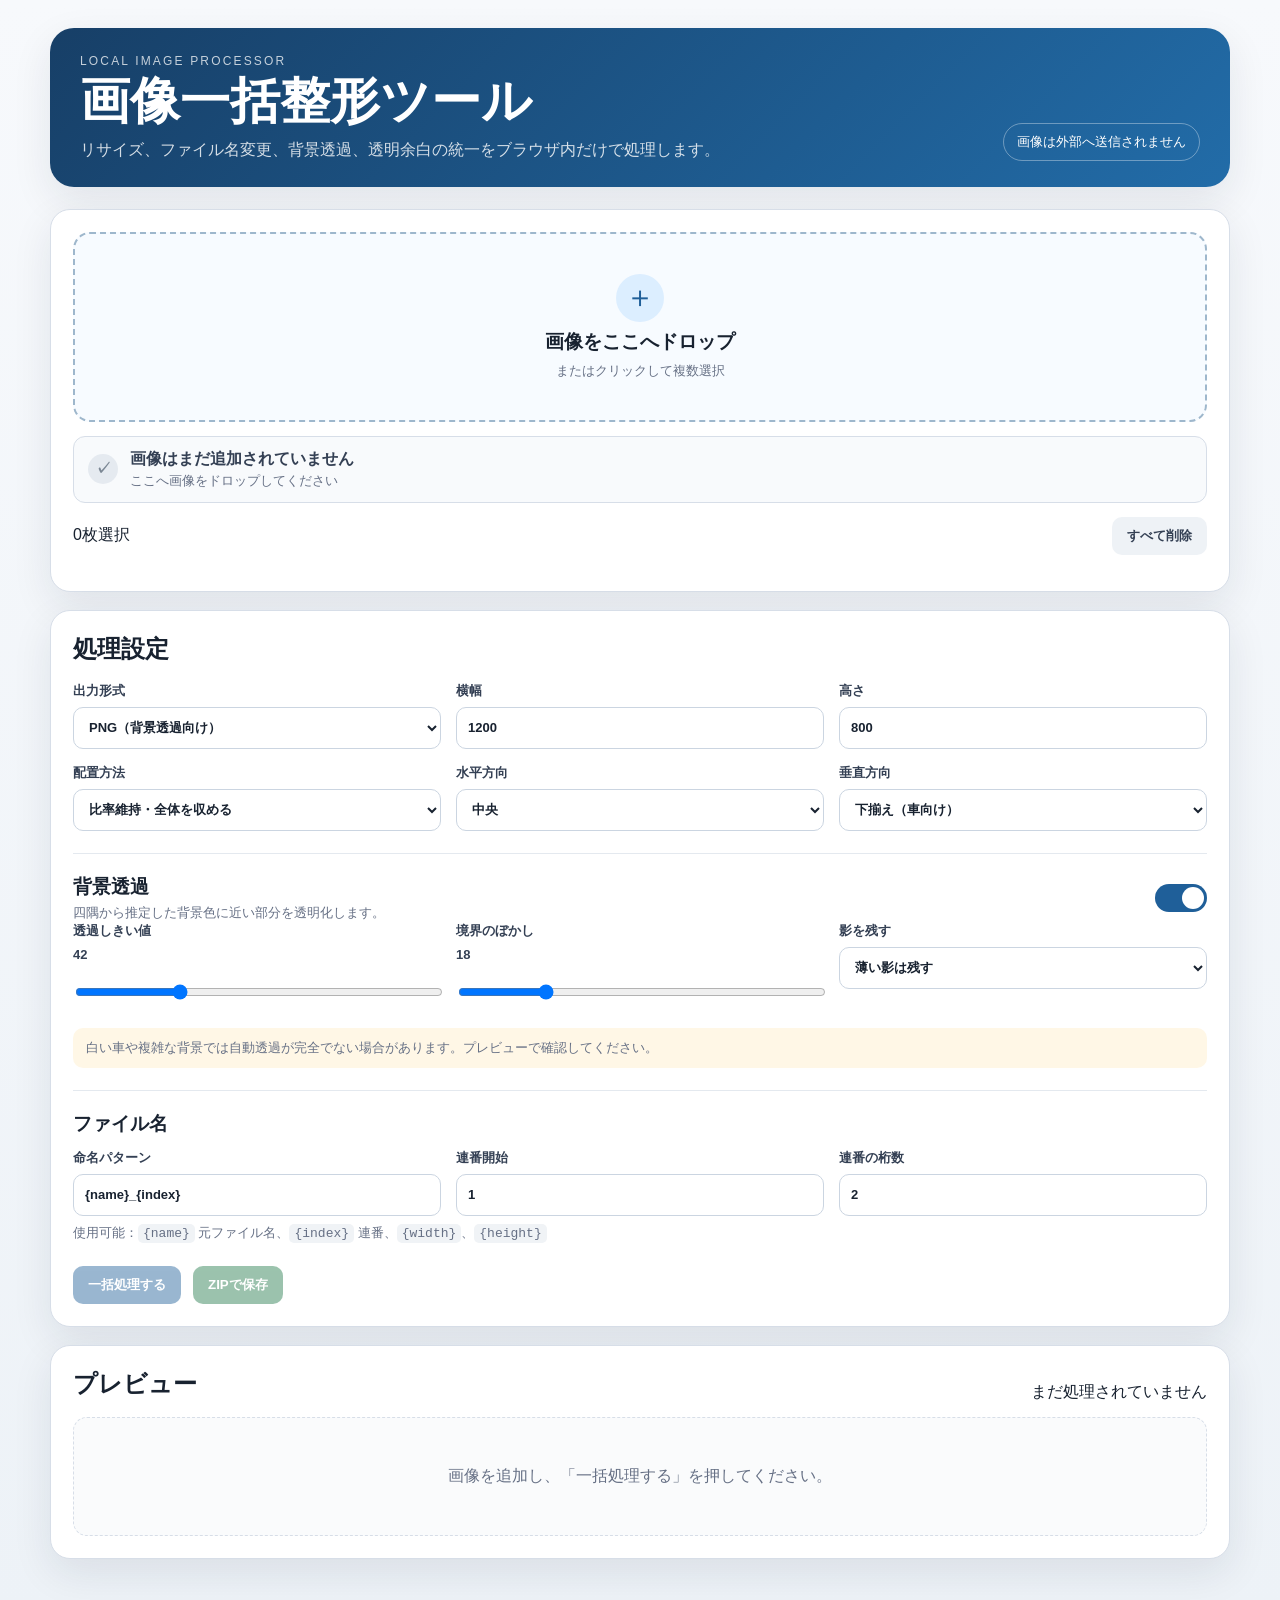
<file: image-batch-tool 2/index.html>
<!doctype html>
<html lang="ja">
<head>
  <meta charset="utf-8">
  <meta name="viewport" content="width=device-width,initial-scale=1">
  <title>画像一括整形ツール</title>
  <link rel="stylesheet" href="style.css">
</head>
<body>
  <main class="app-shell">
    <header class="hero">
      <div>
        <p class="eyebrow">LOCAL IMAGE PROCESSOR</p>
        <h1>画像一括整形ツール</h1>
        <p class="lead">リサイズ、ファイル名変更、背景透過、透明余白の統一をブラウザ内だけで処理します。</p>
      </div>
      <div class="privacy">画像は外部へ送信されません</div>
    </header>

    <section class="panel upload-panel">
      <label id="dropZone" class="drop-zone" for="fileInput">
        <input id="fileInput" type="file" accept="image/*" multiple hidden>
        <span class="drop-icon">＋</span>
        <strong>画像をここへドロップ</strong>
        <small>またはクリックして複数選択</small>
      </label>
      <div id="uploadStatus" class="upload-status" aria-live="polite">
        <span class="status-mark">✓</span>
        <div>
          <strong id="uploadStatusTitle">画像はまだ追加されていません</strong>
          <span id="uploadStatusText">ここへ画像をドロップしてください</span>
        </div>
      </div>
      <div class="upload-actions">
        <span id="fileCount">0枚選択</span>
        <button id="clearButton" class="button ghost" type="button">すべて削除</button>
      </div>
      <div id="selectedFiles" class="selected-files" hidden></div>
    </section>

    <section class="panel settings-panel">
      <h2>処理設定</h2>
      <div class="settings-grid">
        <label>
          出力形式
          <select id="outputFormat">
            <option value="png">PNG（背景透過向け）</option>
            <option value="jpeg">JPG</option>
            <option value="webp">WebP</option>
          </select>
        </label>
        <label>
          横幅
          <input id="targetWidth" type="number" min="1" max="8000" value="1200">
        </label>
        <label>
          高さ
          <input id="targetHeight" type="number" min="1" max="8000" value="800">
        </label>
        <label>
          配置方法
          <select id="fitMode">
            <option value="contain">比率維持・全体を収める</option>
            <option value="cover">比率維持・枠いっぱい</option>
            <option value="stretch">指定サイズへ変形</option>
          </select>
        </label>
        <label>
          水平方向
          <select id="alignX">
            <option value="center">中央</option>
            <option value="left">左</option>
            <option value="right">右</option>
          </select>
        </label>
        <label>
          垂直方向
          <select id="alignY">
            <option value="bottom">下揃え（車向け）</option>
            <option value="center">中央</option>
            <option value="top">上</option>
          </select>
        </label>
      </div>

      <div class="subsection">
        <div class="subsection-heading">
          <div>
            <h3>背景透過</h3>
            <p>四隅から推定した背景色に近い部分を透明化します。</p>
          </div>
          <label class="switch"><input id="removeBackground" type="checkbox" checked><span></span></label>
        </div>
        <div class="settings-grid compact">
          <label>
            透過しきい値 <output id="thresholdValue">42</output>
            <input id="threshold" type="range" min="5" max="140" value="42">
          </label>
          <label>
            境界のぼかし <output id="featherValue">18</output>
            <input id="feather" type="range" min="0" max="80" value="18">
          </label>
          <label>
            影を残す
            <select id="shadowMode">
              <option value="soft">薄い影は残す</option>
              <option value="strict">背景を強めに消す</option>
            </select>
          </label>
        </div>
        <p class="warning">白い車や複雑な背景では自動透過が完全でない場合があります。プレビューで確認してください。</p>
      </div>

      <div class="subsection">
        <h3>ファイル名</h3>
        <div class="settings-grid compact">
          <label>
            命名パターン
            <input id="namePattern" type="text" value="{name}_{index}">
          </label>
          <label>
            連番開始
            <input id="startIndex" type="number" min="0" value="1">
          </label>
          <label>
            連番の桁数
            <input id="indexDigits" type="number" min="1" max="6" value="2">
          </label>
        </div>
        <p class="hint">使用可能：<code>{name}</code> 元ファイル名、<code>{index}</code> 連番、<code>{width}</code>、<code>{height}</code></p>
      </div>

      <div class="main-actions">
        <button id="processButton" class="button primary" type="button">一括処理する</button>
        <button id="downloadZipButton" class="button success" type="button" disabled>ZIPで保存</button>
      </div>
      <div id="progressWrap" class="progress-wrap" hidden>
        <div class="progress-bar"><span id="progressBar"></span></div>
        <span id="progressText">処理中...</span>
      </div>
    </section>

    <section class="panel results-panel">
      <div class="results-header">
        <h2>プレビュー</h2>
        <span id="resultSummary">まだ処理されていません</span>
      </div>
      <div id="results" class="results-grid">
        <div class="empty-state">画像を追加し、「一括処理する」を押してください。</div>
      </div>
    </section>
  </main>

  <template id="resultTemplate">
    <article class="result-card">
      <div class="checker"><img alt="処理後プレビュー"></div>
      <div class="result-meta">
        <strong class="result-name"></strong>
        <span class="result-size"></span>
        <button class="button small download-one" type="button">個別保存</button>
      </div>
    </article>
  </template>

  <script src="script.js"></script>
</body>
</html>
</file>
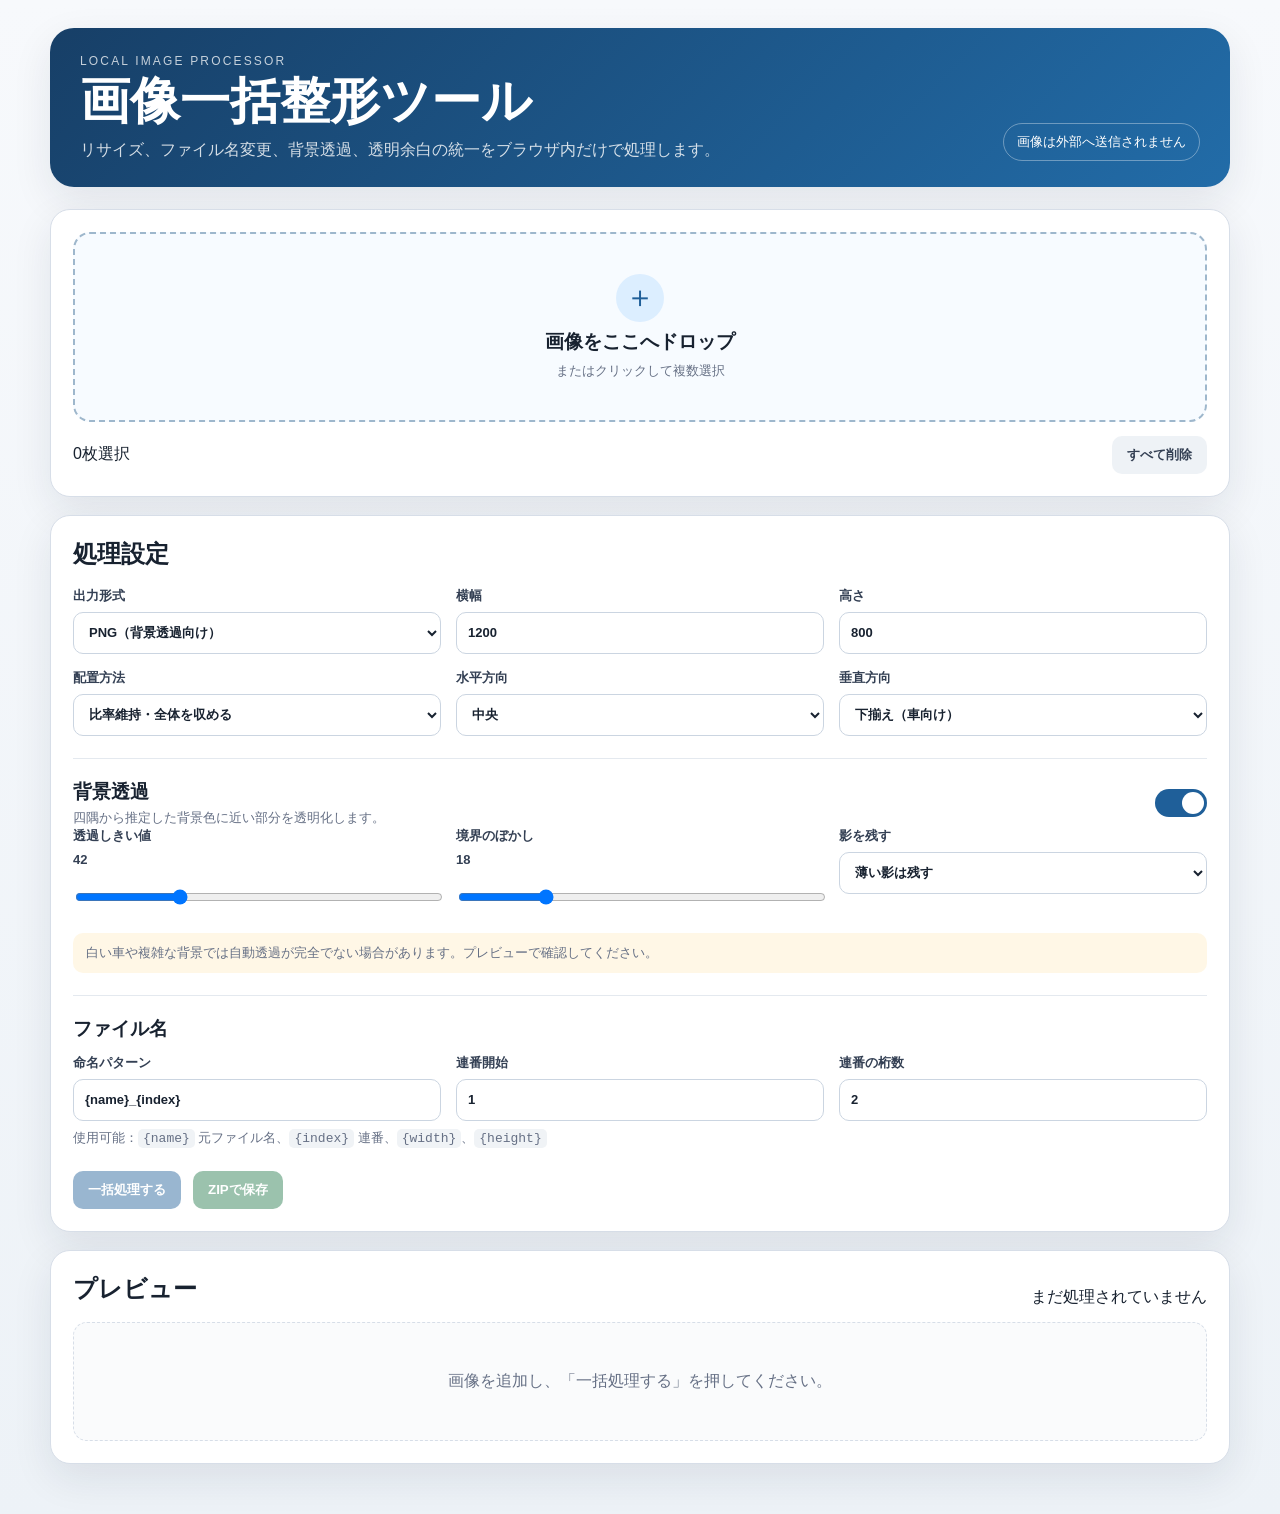
<file: image-batch-tool/index.html>
<!doctype html>
<html lang="ja">
<head>
  <meta charset="utf-8">
  <meta name="viewport" content="width=device-width,initial-scale=1">
  <title>画像一括整形ツール</title>
  <link rel="stylesheet" href="style.css">
</head>
<body>
  <main class="app-shell">
    <header class="hero">
      <div>
        <p class="eyebrow">LOCAL IMAGE PROCESSOR</p>
        <h1>画像一括整形ツール</h1>
        <p class="lead">リサイズ、ファイル名変更、背景透過、透明余白の統一をブラウザ内だけで処理します。</p>
      </div>
      <div class="privacy">画像は外部へ送信されません</div>
    </header>

    <section class="panel upload-panel">
      <label id="dropZone" class="drop-zone" for="fileInput">
        <input id="fileInput" type="file" accept="image/*" multiple hidden>
        <span class="drop-icon">＋</span>
        <strong>画像をここへドロップ</strong>
        <small>またはクリックして複数選択</small>
      </label>
      <div class="upload-actions">
        <span id="fileCount">0枚選択</span>
        <button id="clearButton" class="button ghost" type="button">すべて削除</button>
      </div>
    </section>

    <section class="panel settings-panel">
      <h2>処理設定</h2>
      <div class="settings-grid">
        <label>
          出力形式
          <select id="outputFormat">
            <option value="png">PNG（背景透過向け）</option>
            <option value="jpeg">JPG</option>
            <option value="webp">WebP</option>
          </select>
        </label>
        <label>
          横幅
          <input id="targetWidth" type="number" min="1" max="8000" value="1200">
        </label>
        <label>
          高さ
          <input id="targetHeight" type="number" min="1" max="8000" value="800">
        </label>
        <label>
          配置方法
          <select id="fitMode">
            <option value="contain">比率維持・全体を収める</option>
            <option value="cover">比率維持・枠いっぱい</option>
            <option value="stretch">指定サイズへ変形</option>
          </select>
        </label>
        <label>
          水平方向
          <select id="alignX">
            <option value="center">中央</option>
            <option value="left">左</option>
            <option value="right">右</option>
          </select>
        </label>
        <label>
          垂直方向
          <select id="alignY">
            <option value="bottom">下揃え（車向け）</option>
            <option value="center">中央</option>
            <option value="top">上</option>
          </select>
        </label>
      </div>

      <div class="subsection">
        <div class="subsection-heading">
          <div>
            <h3>背景透過</h3>
            <p>四隅から推定した背景色に近い部分を透明化します。</p>
          </div>
          <label class="switch"><input id="removeBackground" type="checkbox" checked><span></span></label>
        </div>
        <div class="settings-grid compact">
          <label>
            透過しきい値 <output id="thresholdValue">42</output>
            <input id="threshold" type="range" min="5" max="140" value="42">
          </label>
          <label>
            境界のぼかし <output id="featherValue">18</output>
            <input id="feather" type="range" min="0" max="80" value="18">
          </label>
          <label>
            影を残す
            <select id="shadowMode">
              <option value="soft">薄い影は残す</option>
              <option value="strict">背景を強めに消す</option>
            </select>
          </label>
        </div>
        <p class="warning">白い車や複雑な背景では自動透過が完全でない場合があります。プレビューで確認してください。</p>
      </div>

      <div class="subsection">
        <h3>ファイル名</h3>
        <div class="settings-grid compact">
          <label>
            命名パターン
            <input id="namePattern" type="text" value="{name}_{index}">
          </label>
          <label>
            連番開始
            <input id="startIndex" type="number" min="0" value="1">
          </label>
          <label>
            連番の桁数
            <input id="indexDigits" type="number" min="1" max="6" value="2">
          </label>
        </div>
        <p class="hint">使用可能：<code>{name}</code> 元ファイル名、<code>{index}</code> 連番、<code>{width}</code>、<code>{height}</code></p>
      </div>

      <div class="main-actions">
        <button id="processButton" class="button primary" type="button">一括処理する</button>
        <button id="downloadZipButton" class="button success" type="button" disabled>ZIPで保存</button>
      </div>
      <div id="progressWrap" class="progress-wrap" hidden>
        <div class="progress-bar"><span id="progressBar"></span></div>
        <span id="progressText">処理中...</span>
      </div>
    </section>

    <section class="panel results-panel">
      <div class="results-header">
        <h2>プレビュー</h2>
        <span id="resultSummary">まだ処理されていません</span>
      </div>
      <div id="results" class="results-grid">
        <div class="empty-state">画像を追加し、「一括処理する」を押してください。</div>
      </div>
    </section>
  </main>

  <template id="resultTemplate">
    <article class="result-card">
      <div class="checker"><img alt="処理後プレビュー"></div>
      <div class="result-meta">
        <strong class="result-name"></strong>
        <span class="result-size"></span>
        <button class="button small download-one" type="button">個別保存</button>
      </div>
    </article>
  </template>

  <script src="script.js"></script>
</body>
</html>
</file>
<file: image-batch-tool 2/style.css>
:root{--bg:#eef2f6;--panel:#fff;--ink:#182230;--muted:#667085;--line:#d7dee8;--brand:#1f5f99;--brand2:#0d3f6e;--ok:#237a4b;--shadow:0 14px 40px rgba(22,34,51,.09)}
*{box-sizing:border-box}body{margin:0;background:linear-gradient(180deg,#f7f9fc,#edf2f7);color:var(--ink);font-family:-apple-system,BlinkMacSystemFont,"Segoe UI","Noto Sans JP",sans-serif}.app-shell{width:min(1180px,calc(100% - 28px));margin:0 auto;padding:28px 0 50px}.hero{display:flex;justify-content:space-between;align-items:flex-end;gap:24px;margin-bottom:22px;padding:26px 30px;border-radius:24px;background:linear-gradient(135deg,#173f67,#226ca8);color:#fff;box-shadow:var(--shadow)}.eyebrow{margin:0 0 7px;font-size:12px;letter-spacing:.18em;opacity:.75}.hero h1{margin:0;font-size:clamp(28px,4vw,50px);line-height:1.05}.lead{margin:12px 0 0;max-width:720px;color:rgba(255,255,255,.82)}.privacy{padding:9px 13px;border:1px solid rgba(255,255,255,.35);border-radius:999px;font-size:13px;white-space:nowrap}.panel{margin-top:18px;padding:22px;border:1px solid var(--line);border-radius:20px;background:var(--panel);box-shadow:var(--shadow)}.drop-zone{min-height:190px;display:flex;flex-direction:column;justify-content:center;align-items:center;gap:7px;border:2px dashed #9eb7cc;border-radius:17px;background:#f7fbff;cursor:pointer;transition:.2s}.drop-zone.dragover{border-color:var(--brand);background:#eaf5ff;transform:translateY(-2px)}.drop-icon{display:grid;place-items:center;width:48px;height:48px;border-radius:50%;background:#dceeff;color:var(--brand);font-size:30px}.drop-zone strong{font-size:19px}.drop-zone small,.hint,.warning,.subsection p{color:var(--muted)}.upload-actions,.results-header,.subsection-heading,.main-actions{display:flex;justify-content:space-between;align-items:center;gap:12px}.upload-actions{margin-top:14px}.settings-panel h2,.results-panel h2{margin:0 0 17px}.settings-grid{display:grid;grid-template-columns:repeat(3,minmax(0,1fr));gap:15px}.settings-grid.compact{grid-template-columns:repeat(3,minmax(0,1fr))}.settings-grid label{display:flex;flex-direction:column;gap:7px;font-size:13px;font-weight:700;color:#344054}.settings-grid input,.settings-grid select{width:100%;min-height:42px;padding:8px 11px;border:1px solid #cbd5e1;border-radius:10px;background:#fff;color:var(--ink);font:inherit}.settings-grid input[type=range]{padding:0}.subsection{margin-top:22px;padding-top:20px;border-top:1px solid #e4e9ef}.subsection h3{margin:0 0 12px}.subsection-heading h3{margin:0}.subsection-heading p{margin:4px 0 0;font-size:13px}.switch input{display:none}.switch span{display:block;width:52px;height:28px;border-radius:999px;background:#b8c2cc;position:relative;cursor:pointer}.switch span:after{content:"";position:absolute;top:3px;left:3px;width:22px;height:22px;border-radius:50%;background:#fff;transition:.2s}.switch input:checked+span{background:var(--brand)}.switch input:checked+span:after{left:27px}.warning{padding:11px 13px;border-radius:10px;background:#fff7e6;font-size:13px}.hint{margin:8px 0 0;font-size:13px}.button{border:0;border-radius:10px;padding:10px 15px;font-weight:700;cursor:pointer}.button:disabled{opacity:.45;cursor:not-allowed}.button.primary{background:var(--brand);color:#fff}.button.success{background:var(--ok);color:#fff}.button.ghost{background:#eef2f6;color:#344054}.button.small{padding:7px 10px;font-size:12px;background:#edf4fa;color:var(--brand2)}.main-actions{justify-content:flex-start;margin-top:24px}.progress-wrap{margin-top:15px}.progress-bar{height:10px;border-radius:999px;background:#e6ebf0;overflow:hidden}.progress-bar span{display:block;width:0;height:100%;background:linear-gradient(90deg,var(--brand),#55a1d9);transition:width .15s}.progress-wrap>span{display:block;margin-top:7px;font-size:13px;color:var(--muted)}.results-grid{display:grid;grid-template-columns:repeat(3,minmax(0,1fr));gap:16px}.result-card{overflow:hidden;border:1px solid var(--line);border-radius:14px;background:#fff}.checker{height:220px;display:flex;align-items:center;justify-content:center;padding:10px;background-color:#fff;background-image:linear-gradient(45deg,#dfe4e8 25%,transparent 25%),linear-gradient(-45deg,#dfe4e8 25%,transparent 25%),linear-gradient(45deg,transparent 75%,#dfe4e8 75%),linear-gradient(-45deg,transparent 75%,#dfe4e8 75%);background-size:20px 20px;background-position:0 0,0 10px,10px -10px,-10px 0}.checker img{max-width:100%;max-height:100%;object-fit:contain}.result-meta{padding:12px;display:grid;gap:7px}.result-name{overflow:hidden;text-overflow:ellipsis;white-space:nowrap}.result-size{font-size:12px;color:var(--muted)}.empty-state{grid-column:1/-1;padding:48px 20px;text-align:center;color:var(--muted);border:1px dashed var(--line);border-radius:14px;background:#fafbfc}code{padding:2px 5px;border-radius:5px;background:#f0f3f6}@media(max-width:800px){.hero{align-items:flex-start;flex-direction:column}.settings-grid,.settings-grid.compact,.results-grid{grid-template-columns:1fr 1fr}.privacy{white-space:normal}}@media(max-width:540px){.app-shell{width:min(100% - 18px,1180px);padding-top:10px}.hero,.panel{padding:17px}.settings-grid,.settings-grid.compact,.results-grid{grid-template-columns:1fr}.results-header,.subsection-heading{align-items:flex-start;flex-direction:column}.checker{height:190px}}

/* 選択済み画像を分かりやすく表示 */
.upload-status{display:flex;align-items:center;gap:12px;margin-top:14px;padding:12px 14px;border:1px solid #d7dee8;border-radius:12px;background:#f8fafc;color:var(--muted)}
.upload-status .status-mark{display:grid;place-items:center;flex:0 0 30px;width:30px;height:30px;border-radius:50%;background:#e5eaf0;color:#7b8794;font-weight:900}
.upload-status div{display:grid;gap:2px}.upload-status strong{color:#344054}.upload-status span:last-child{font-size:13px}
.upload-status.has-files{border-color:#91c9aa;background:#effaf4}.upload-status.has-files .status-mark{background:var(--ok);color:#fff}.upload-status.has-files strong{color:#17633b}
.drop-zone.has-files{border-style:solid;border-color:#68ad88;background:#f0fbf5;box-shadow:inset 0 0 0 2px rgba(35,122,75,.08)}
.drop-zone.has-files .drop-icon{background:var(--ok);color:#fff}.drop-zone.has-files strong{color:#17633b}
.selected-files{display:grid;grid-template-columns:repeat(5,minmax(0,1fr));gap:10px;margin-top:14px}
.selected-file{position:relative;overflow:hidden;border:1px solid var(--line);border-radius:11px;background:#fff}
.selected-file img{display:block;width:100%;height:92px;object-fit:cover;background:#eef2f6}
.selected-file-info{padding:7px 8px}.selected-file-name{display:block;overflow:hidden;text-overflow:ellipsis;white-space:nowrap;font-size:12px;font-weight:700}.selected-file-size{display:block;margin-top:2px;color:var(--muted);font-size:11px}
.selected-file-remove{position:absolute;top:5px;right:5px;width:25px;height:25px;border:0;border-radius:50%;background:rgba(0,0,0,.68);color:#fff;font-size:16px;line-height:1;cursor:pointer}
@media(max-width:800px){.selected-files{grid-template-columns:repeat(3,minmax(0,1fr))}}
@media(max-width:540px){.selected-files{grid-template-columns:repeat(2,minmax(0,1fr))}}
</file>
<file: image-batch-tool/style.css>
:root{--bg:#eef2f6;--panel:#fff;--ink:#182230;--muted:#667085;--line:#d7dee8;--brand:#1f5f99;--brand2:#0d3f6e;--ok:#237a4b;--shadow:0 14px 40px rgba(22,34,51,.09)}
*{box-sizing:border-box}body{margin:0;background:linear-gradient(180deg,#f7f9fc,#edf2f7);color:var(--ink);font-family:-apple-system,BlinkMacSystemFont,"Segoe UI","Noto Sans JP",sans-serif}.app-shell{width:min(1180px,calc(100% - 28px));margin:0 auto;padding:28px 0 50px}.hero{display:flex;justify-content:space-between;align-items:flex-end;gap:24px;margin-bottom:22px;padding:26px 30px;border-radius:24px;background:linear-gradient(135deg,#173f67,#226ca8);color:#fff;box-shadow:var(--shadow)}.eyebrow{margin:0 0 7px;font-size:12px;letter-spacing:.18em;opacity:.75}.hero h1{margin:0;font-size:clamp(28px,4vw,50px);line-height:1.05}.lead{margin:12px 0 0;max-width:720px;color:rgba(255,255,255,.82)}.privacy{padding:9px 13px;border:1px solid rgba(255,255,255,.35);border-radius:999px;font-size:13px;white-space:nowrap}.panel{margin-top:18px;padding:22px;border:1px solid var(--line);border-radius:20px;background:var(--panel);box-shadow:var(--shadow)}.drop-zone{min-height:190px;display:flex;flex-direction:column;justify-content:center;align-items:center;gap:7px;border:2px dashed #9eb7cc;border-radius:17px;background:#f7fbff;cursor:pointer;transition:.2s}.drop-zone.dragover{border-color:var(--brand);background:#eaf5ff;transform:translateY(-2px)}.drop-icon{display:grid;place-items:center;width:48px;height:48px;border-radius:50%;background:#dceeff;color:var(--brand);font-size:30px}.drop-zone strong{font-size:19px}.drop-zone small,.hint,.warning,.subsection p{color:var(--muted)}.upload-actions,.results-header,.subsection-heading,.main-actions{display:flex;justify-content:space-between;align-items:center;gap:12px}.upload-actions{margin-top:14px}.settings-panel h2,.results-panel h2{margin:0 0 17px}.settings-grid{display:grid;grid-template-columns:repeat(3,minmax(0,1fr));gap:15px}.settings-grid.compact{grid-template-columns:repeat(3,minmax(0,1fr))}.settings-grid label{display:flex;flex-direction:column;gap:7px;font-size:13px;font-weight:700;color:#344054}.settings-grid input,.settings-grid select{width:100%;min-height:42px;padding:8px 11px;border:1px solid #cbd5e1;border-radius:10px;background:#fff;color:var(--ink);font:inherit}.settings-grid input[type=range]{padding:0}.subsection{margin-top:22px;padding-top:20px;border-top:1px solid #e4e9ef}.subsection h3{margin:0 0 12px}.subsection-heading h3{margin:0}.subsection-heading p{margin:4px 0 0;font-size:13px}.switch input{display:none}.switch span{display:block;width:52px;height:28px;border-radius:999px;background:#b8c2cc;position:relative;cursor:pointer}.switch span:after{content:"";position:absolute;top:3px;left:3px;width:22px;height:22px;border-radius:50%;background:#fff;transition:.2s}.switch input:checked+span{background:var(--brand)}.switch input:checked+span:after{left:27px}.warning{padding:11px 13px;border-radius:10px;background:#fff7e6;font-size:13px}.hint{margin:8px 0 0;font-size:13px}.button{border:0;border-radius:10px;padding:10px 15px;font-weight:700;cursor:pointer}.button:disabled{opacity:.45;cursor:not-allowed}.button.primary{background:var(--brand);color:#fff}.button.success{background:var(--ok);color:#fff}.button.ghost{background:#eef2f6;color:#344054}.button.small{padding:7px 10px;font-size:12px;background:#edf4fa;color:var(--brand2)}.main-actions{justify-content:flex-start;margin-top:24px}.progress-wrap{margin-top:15px}.progress-bar{height:10px;border-radius:999px;background:#e6ebf0;overflow:hidden}.progress-bar span{display:block;width:0;height:100%;background:linear-gradient(90deg,var(--brand),#55a1d9);transition:width .15s}.progress-wrap>span{display:block;margin-top:7px;font-size:13px;color:var(--muted)}.results-grid{display:grid;grid-template-columns:repeat(3,minmax(0,1fr));gap:16px}.result-card{overflow:hidden;border:1px solid var(--line);border-radius:14px;background:#fff}.checker{height:220px;display:flex;align-items:center;justify-content:center;padding:10px;background-color:#fff;background-image:linear-gradient(45deg,#dfe4e8 25%,transparent 25%),linear-gradient(-45deg,#dfe4e8 25%,transparent 25%),linear-gradient(45deg,transparent 75%,#dfe4e8 75%),linear-gradient(-45deg,transparent 75%,#dfe4e8 75%);background-size:20px 20px;background-position:0 0,0 10px,10px -10px,-10px 0}.checker img{max-width:100%;max-height:100%;object-fit:contain}.result-meta{padding:12px;display:grid;gap:7px}.result-name{overflow:hidden;text-overflow:ellipsis;white-space:nowrap}.result-size{font-size:12px;color:var(--muted)}.empty-state{grid-column:1/-1;padding:48px 20px;text-align:center;color:var(--muted);border:1px dashed var(--line);border-radius:14px;background:#fafbfc}code{padding:2px 5px;border-radius:5px;background:#f0f3f6}@media(max-width:800px){.hero{align-items:flex-start;flex-direction:column}.settings-grid,.settings-grid.compact,.results-grid{grid-template-columns:1fr 1fr}.privacy{white-space:normal}}@media(max-width:540px){.app-shell{width:min(100% - 18px,1180px);padding-top:10px}.hero,.panel{padding:17px}.settings-grid,.settings-grid.compact,.results-grid{grid-template-columns:1fr}.results-header,.subsection-heading{align-items:flex-start;flex-direction:column}.checker{height:190px}}
</file>
